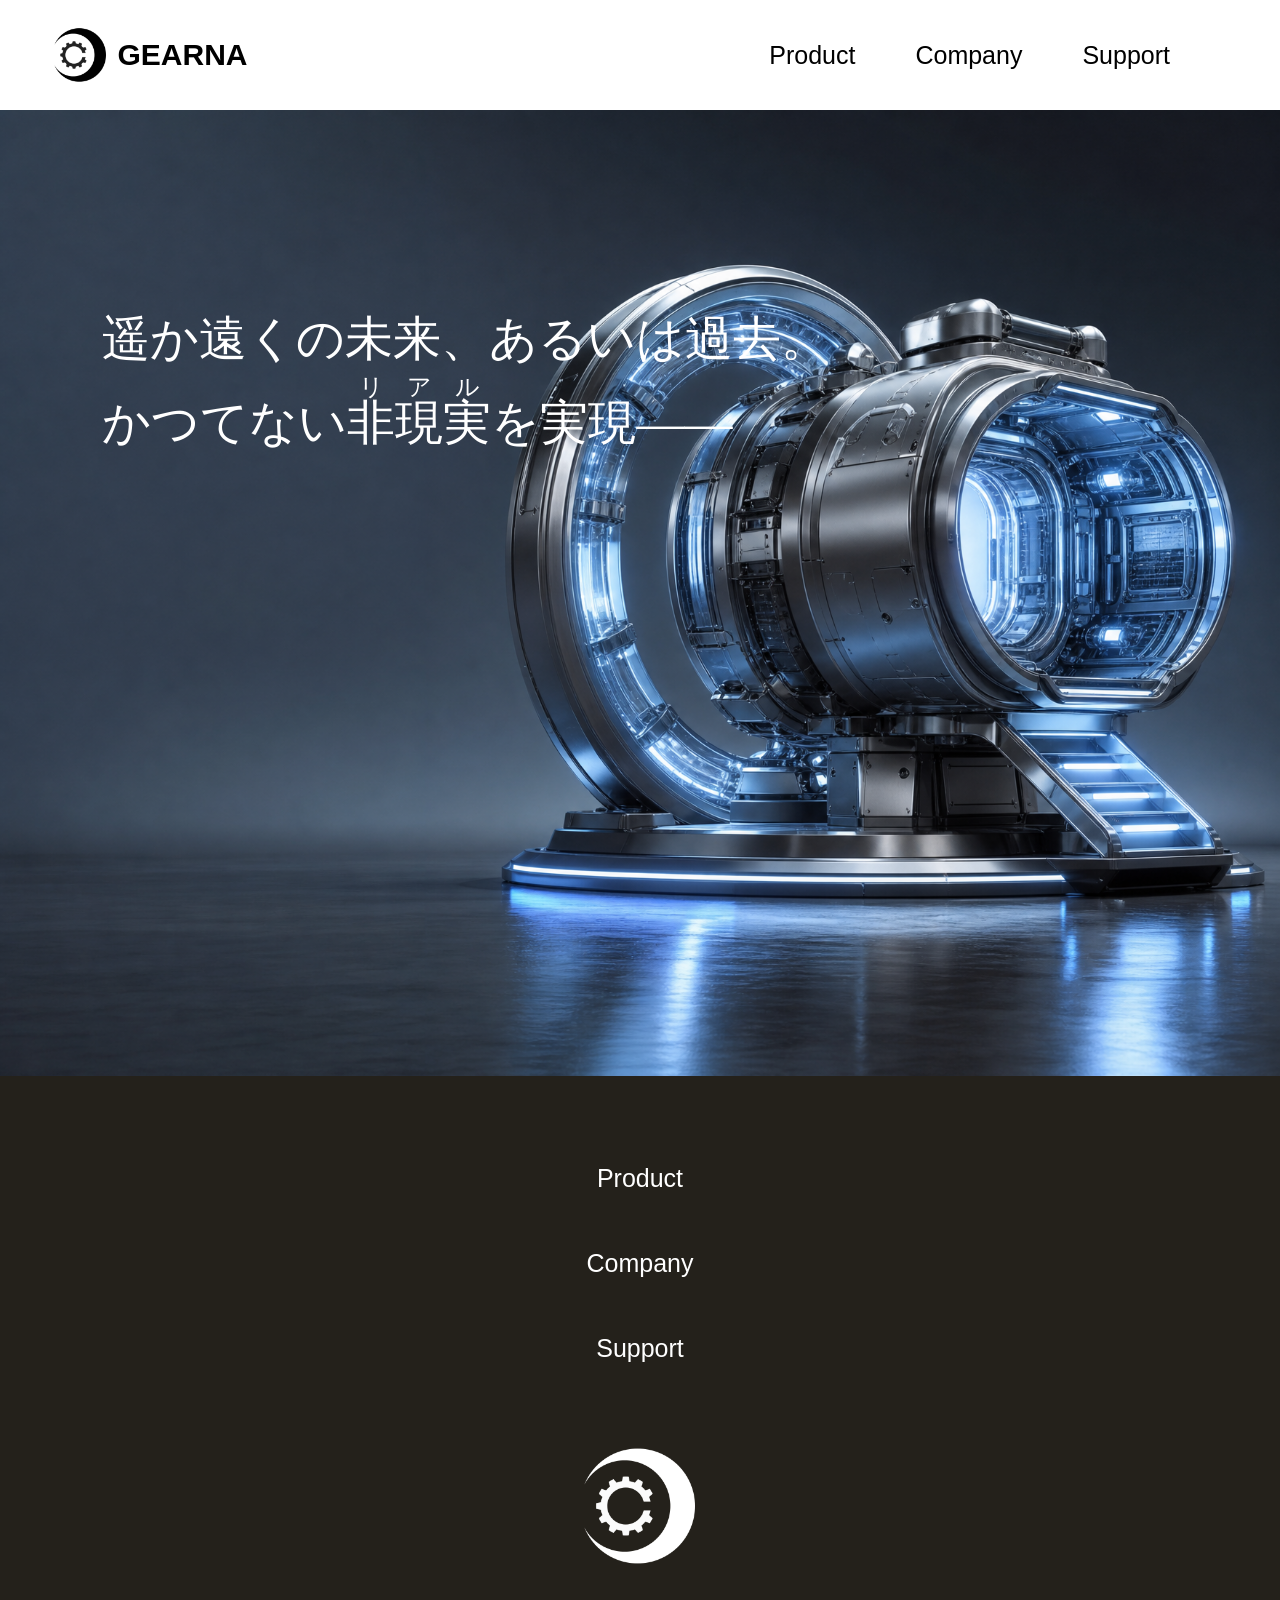
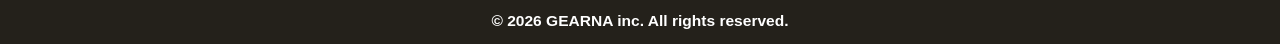
<file: index.html>
<!DOCTYPE html>
<html lang="ja">
    <head>
        <link rel="preconnect" href="https://fonts.googleapis.com">
        <link rel="preconnect" href="https://fonts.gstatic.com" crossorigin>
        <link href="https://fonts.googleapis.com/css2?family=Shippori+Mincho&display=swap" rel="stylesheet">
        <meta charset="UTF-8">
        <meta name="viewport" content="width=device-width, initial-scale=1.0">
        <link rel="stylesheet" href="./css/common.css">
        <link rel="stylesheet" href="css/index.css">
        <title>GEARNA</title>
        <script src="js/toggle-menu-js.js"></script>
    </head>
    <body>
        <header class="header">
            <div class="header-inner">
                <a class="header-logo" href="index.html">
                    <div class="logo-container">
                        <img src="images/common/logo-moon.png" alt = "会社のロゴ" class="logo-moon"> 
                        <img src="images/common/logo-gear.png" alt = "会社のロゴ" class="logo-gear">
                    </div>
                    <div class="logo-name">
                        GEARNA
                    </div>
                </a>
                <button class="toggle-menu-button"></button>
                <div class="header-site-menu">
                    <nav class="site-menu">
                        <ul>
                            <li><a href="product.html">Product</a></li>
                            <li><a href="company.html">Company</a></li>
                            <li><a href="support.html">Support</a></li>
                        </ul>
                    </nav>
                </div>
            </div>
        </header>
        <main class="main">
            
            <div class="time-machine">
                <img src="./images/タイムマシン仮.png" alt = "タイムマシンの画像" >
                <div class="text">
                <p>遥か遠くの未来、あるいは過去。</p>
                <p>かつてない<ruby>非現実<rt>リアル</rt></ruby>を実現――</p>
                </div>
            </div>
        </main>
        <footer class="footer">
            <nav class="site-menu">
                <ul>
                    <li><a href="product.html">Product</a></li>
                    <li><a href="company.html">Company</a></li>
                    <li><a href="support.html">Support</a></li>
                </ul>
            </nav>
            <img src="images/common/footer-logo.png" alt = "会社のロゴ"> 
            <p class="copyright"><small>&copy; 2026 GEARNA inc. All rights reserved.</small></p>
        </footer>
    </body>
</html>
</file>
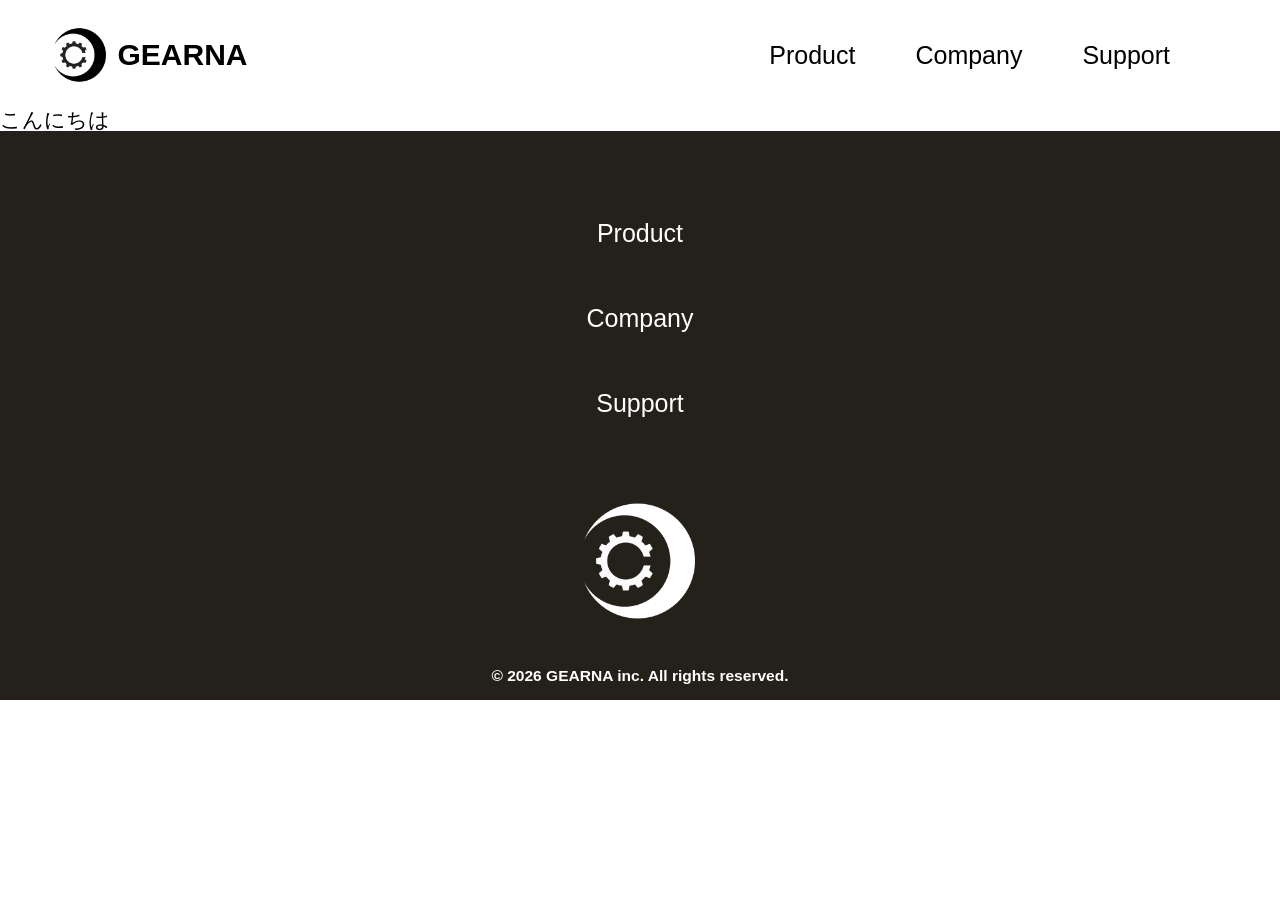
<file: common.html>
<!DOCTYPE html>
<html lang="ja">
    <head>
        <meta charset="UTF-8">
        <meta name="viewport" content="width=device-width, initial-scale=1.0">
        <link rel="stylesheet" href="./css/common.css">
        <title>GEARNA</title>
        <script src="js/toggle-menu-js.js"></script>
    </head>
    <body>
        <header class="header">
            <div class="header-inner">
                <a class="header-logo" href="index.html">
                    <div class="logo-container">
                        <img src="images/common/logo-moon.png" alt = "会社のロゴ" class="logo-moon"> 
                        <img src="images/common/logo-gear.png" alt = "会社のロゴ" class="logo-gear">
                    </div>
                    <div class="logo-name">
                        GEARNA
                    </div>
                </a>
                <button class="toggle-menu-button"></button>
                <div class="header-site-menu">
                    <nav class="site-menu">
                        <ul>
                            <li><a href="product.html">Product</a></li>
                            <li><a href="company.html">Company</a></li>
                            <li><a href="support.html">Support</a></li>
                        </ul>
                    </nav>
                </div>
            </div>
        </header>
        <main class="main">
            こんにちは
        </main>
        <footer class="footer">
            <nav class="site-menu">
                <ul>
                    <li><a href="product.html">Product</a></li>
                    <li><a href="company.html">Company</a></li>
                    <li><a href="support.html">Support</a></li>
                </ul>
            </nav>
            <img src="images/common/footer-logo.png" alt = "会社のロゴ"> 
            <p class="copyright"><small>&copy; 2026 GEARNA inc. All rights reserved.</small></p>
        </footer>
    </body>
</html>
</file>
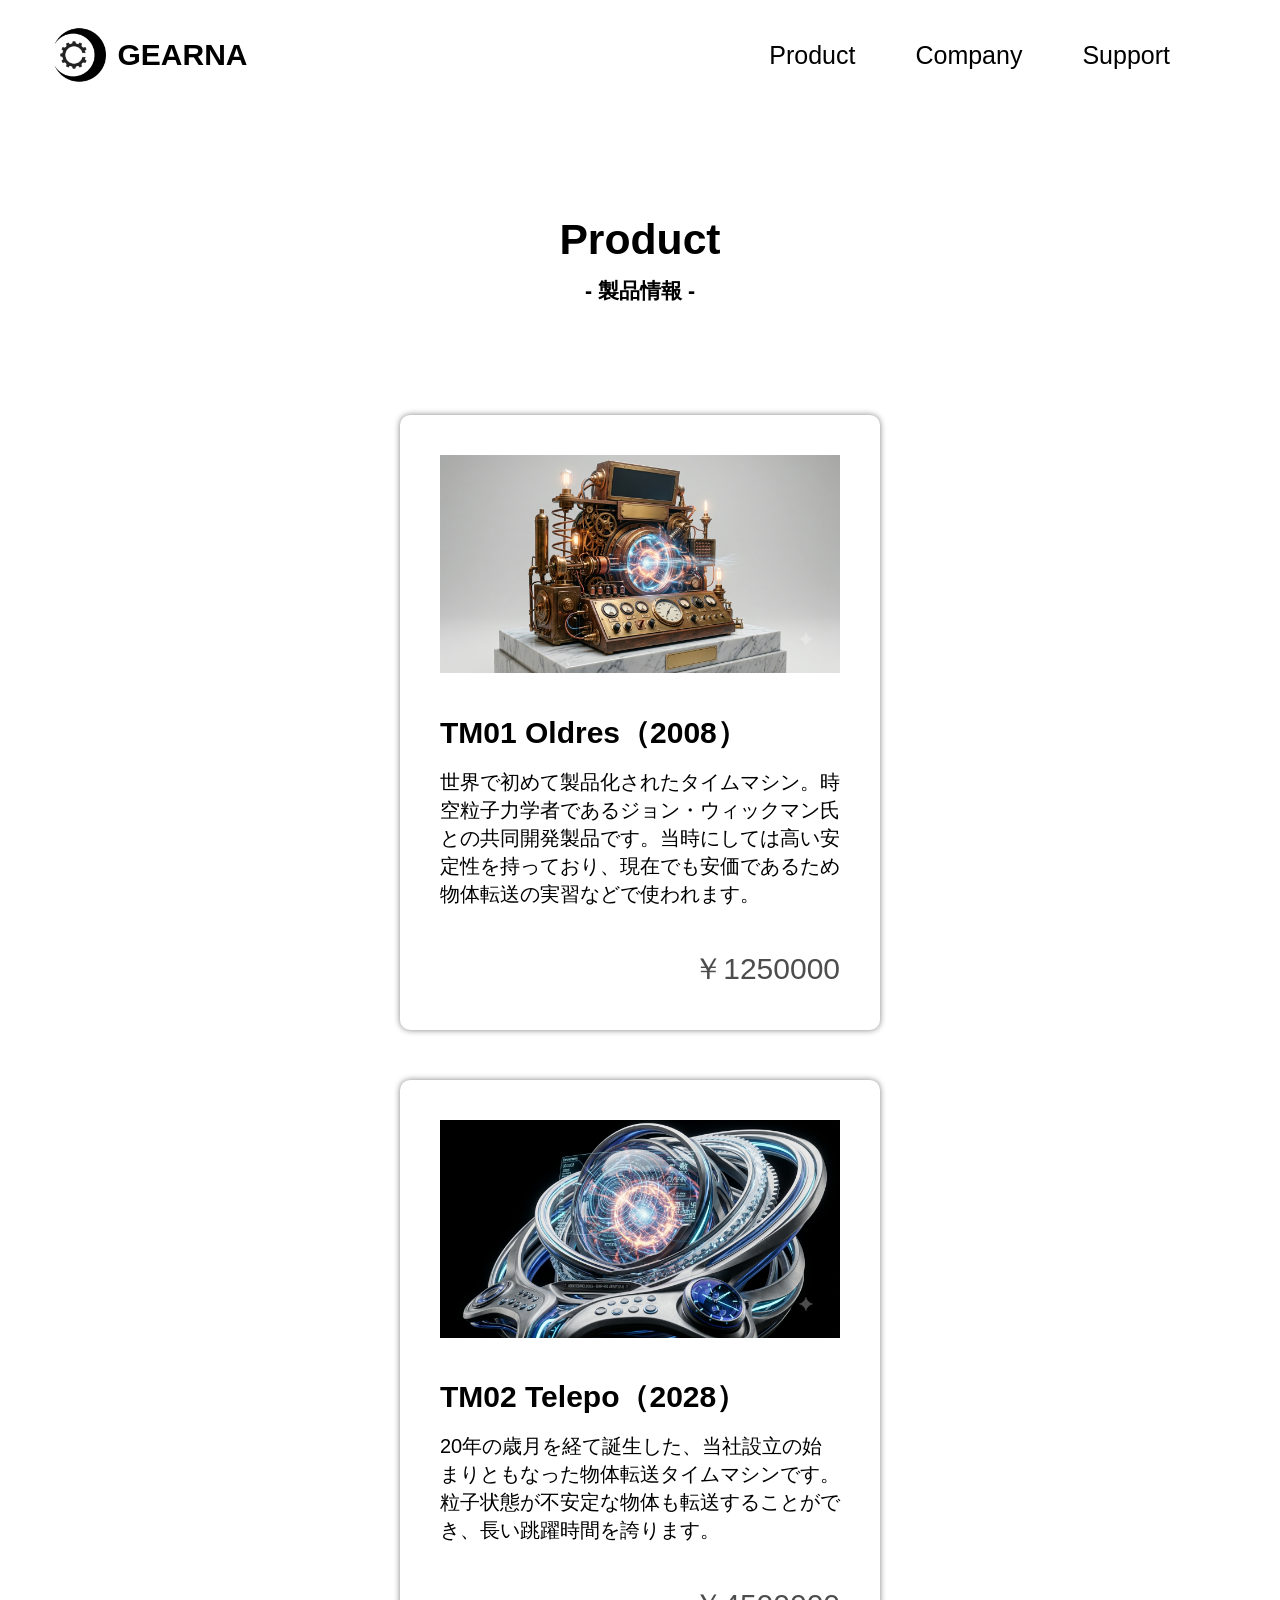
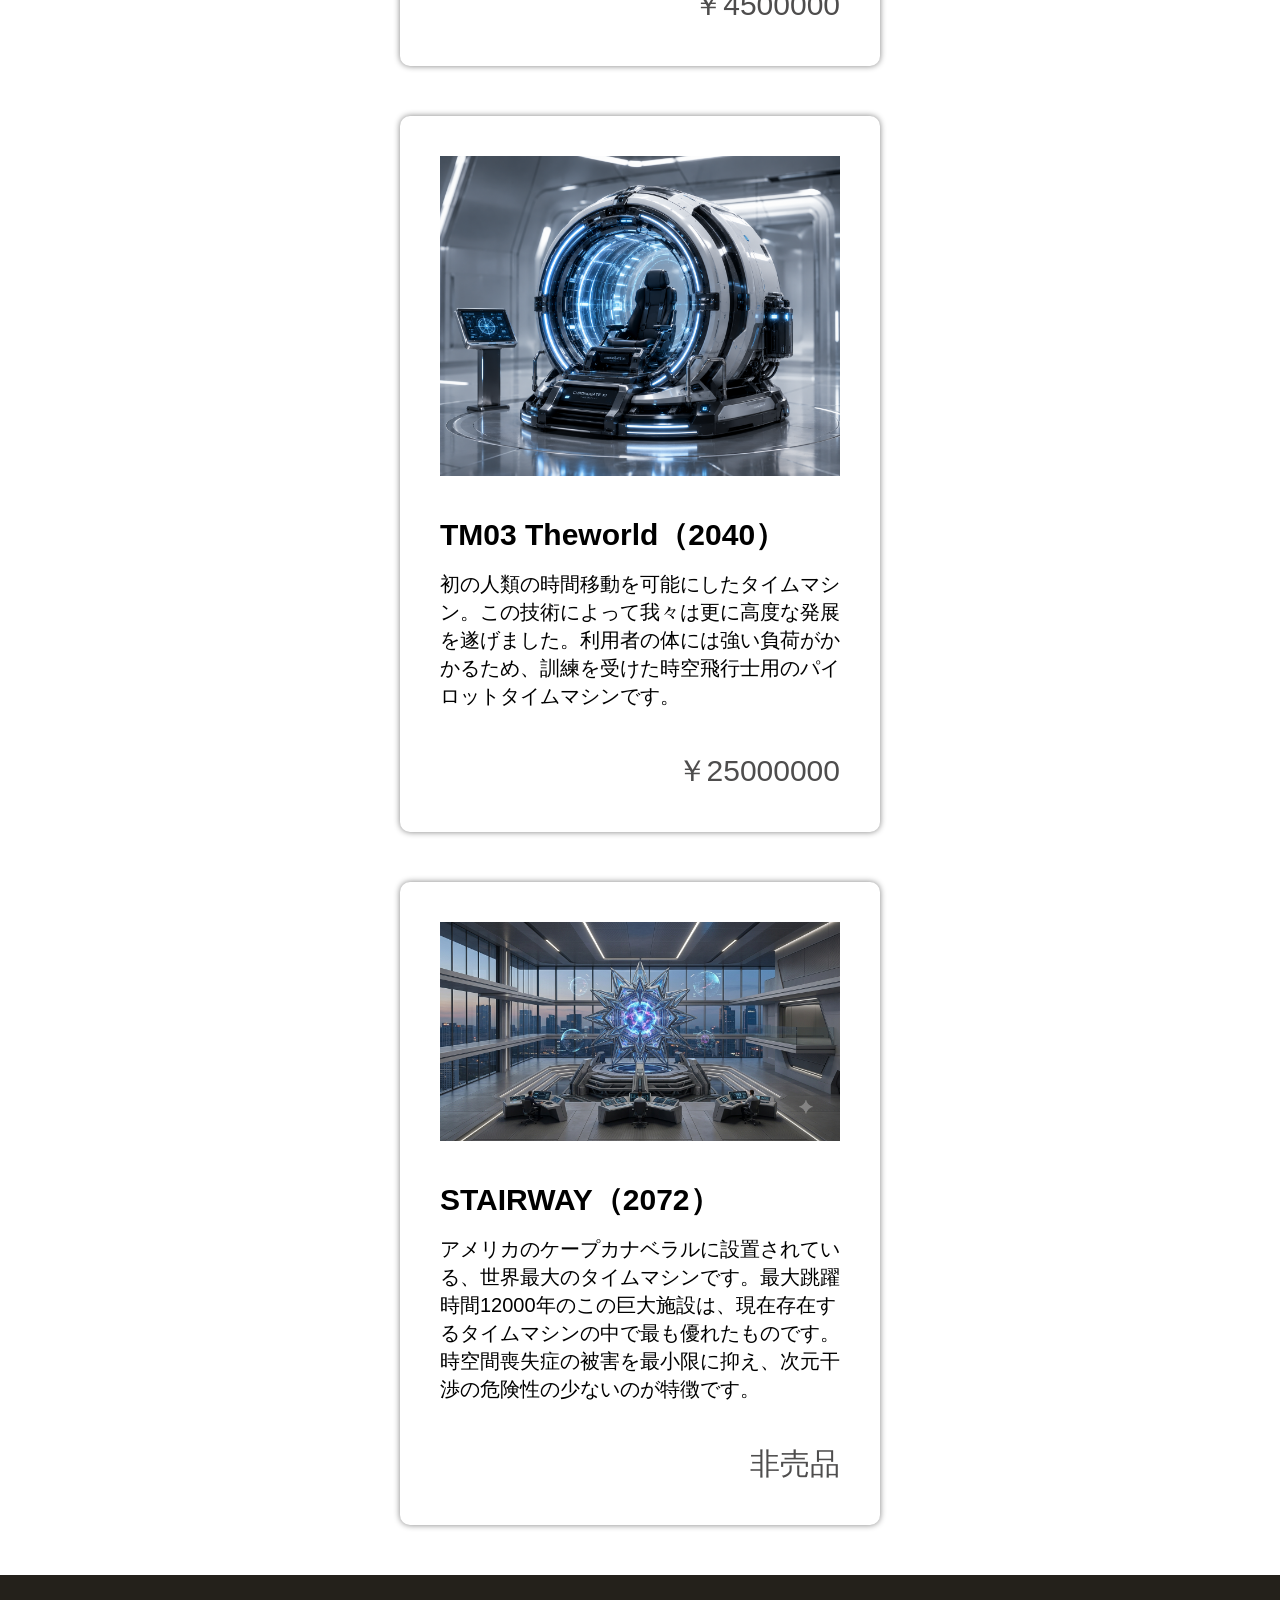
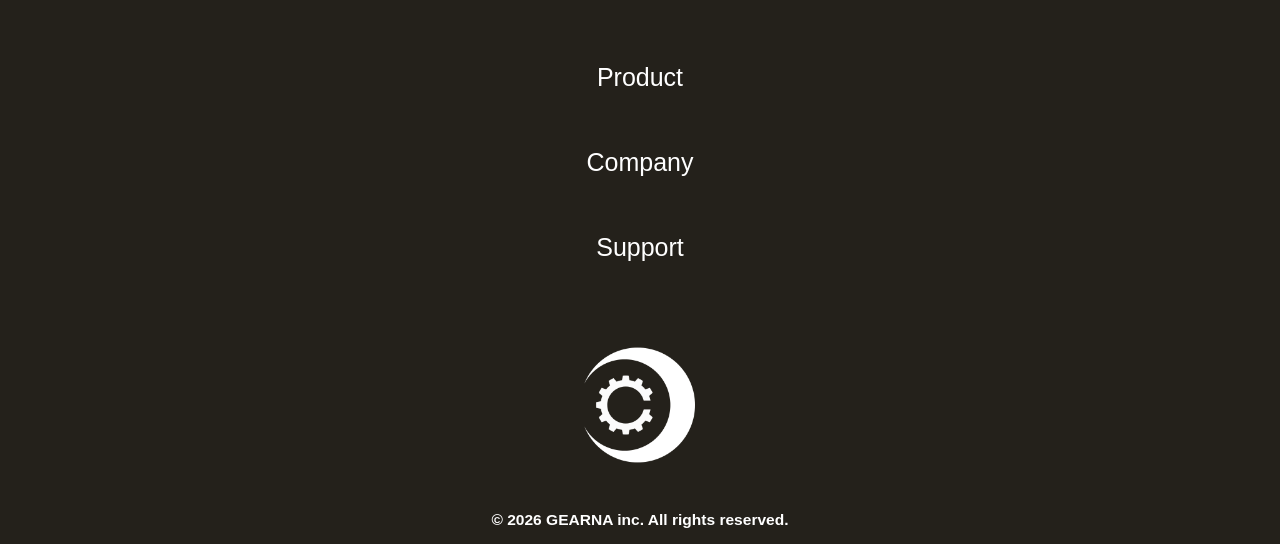
<file: product.html>
<!DOCTYPE html>
<html lang="ja">
    <head>
        <meta charset="UTF-8">
        <meta name="viewport" content="width=device-width, initial-scale=1.0">
        <link rel="stylesheet" href="./css/common.css">
        <link rel="stylesheet" href="./css/product.css">
        <title>GEARNA</title>
        <script src="js/toggle-menu-js.js"></script>
    </head>
    <body>
        <header class="header">
            <div class="header-inner">
                <a class="header-logo" href="index.html">
                    <div class="logo-container">
                        <img src="images/common/logo-moon.png" alt = "会社のロゴ" class="logo-moon"> 
                        <img src="images/common/logo-gear.png" alt = "会社のロゴ" class="logo-gear">
                    </div>
                    <div class="logo-name">
                        GEARNA
                    </div>
                </a>
                <button class="toggle-menu-button"></button>
                <div class="header-site-menu">
                    <nav class="site-menu">
                        <ul>
                            <li><a href="product.html">Product</a></li>
                            <li><a href="company.html">Company</a></li>
                            <li><a href="support.html">Support</a></li>
                        </ul>
                    </nav>
                </div>
            </div>
        </header>
        <main class="main">
            <div class="title">
                <h1>Product</h1>
                <h2>- 製品情報 -</h2>
            </div>
            <div class="products">
                <ul>
                    <div class="product-box">
                        <li>
                        <img src="images/product/tm01.png" class="product-picture">
                        <dt class="product-name">TM01 Oldres（2008）</dt>
                        <dt class="product-discription">世界で初めて製品化されたタイムマシン。時空粒子力学者であるジョン・ウィックマン氏との共同開発製品です。当時にしては高い安定性を持っており、現在でも安価であるため物体転送の実習などで使われます。</dt>
                        <dt class="product-price">￥1250000</dt>
                        </li>
                    </div>

                    <div class="product-box">
                        <li>
                        <img src="images/product/tm02.png" class="product-picture">
                        <dt class="product-name">TM02 Telepo（2028）</dt>
                        <dt class="product-discription">20年の歳月を経て誕生した、当社設立の始まりともなった物体転送タイムマシンです。粒子状態が不安定な物体も転送することができ、長い跳躍時間を誇ります。</dt>
                        <dt class="product-price">￥4500000</dt>
                        
                        </li>
                    </div>
                    <div class="product-box">
                        <li>
                        <img src="images/product/tm03.png" class="product-picture">
                        <dt class="product-name">TM03 Theworld（2040）</dt>
                        <dt class="product-discription">初の人類の時間移動を可能にしたタイムマシン。この技術によって我々は更に高度な発展を遂げました。利用者の体には強い負荷がかかるため、訓練を受けた時空飛行士用のパイロットタイムマシンです。</dt>
                        <dt class="product-price">￥25000000</dt>
                        </li>
                    </div>
                    <div class="product-box">
                        <li>
                        <img src="images/product/tm04.png" class="product-picture">
                        <dt class="product-name">STAIRWAY（2072）</dt>
                        <dt class="product-discription">アメリカのケープカナベラルに設置されている、世界最大のタイムマシンです。最大跳躍時間12000年のこの巨大施設は、現在存在するタイムマシンの中で最も優れたものです。時空間喪失症の被害を最小限に抑え、次元干渉の危険性の少ないのが特徴です。</dt>
                        <dt class="product-price">非売品</dt>
                        </li>
                    </div>
                    
                </ul>

            </div>
        </main>
        <footer class="footer">
            <nav class="site-menu">
                <ul>
                    <li><a href="product.html">Product</a></li>
                    <li><a href="company.html">Company</a></li>
                    <li><a href="support.html">Support</a></li>
                </ul>
            </nav>
            <img src="images/common/footer-logo.png" alt = "会社のロゴ"> 
            <p class="copyright"><small>&copy; 2026 GEARNA inc. All rights reserved.</small></p>
        </footer>
    </body>
</html>
</file>
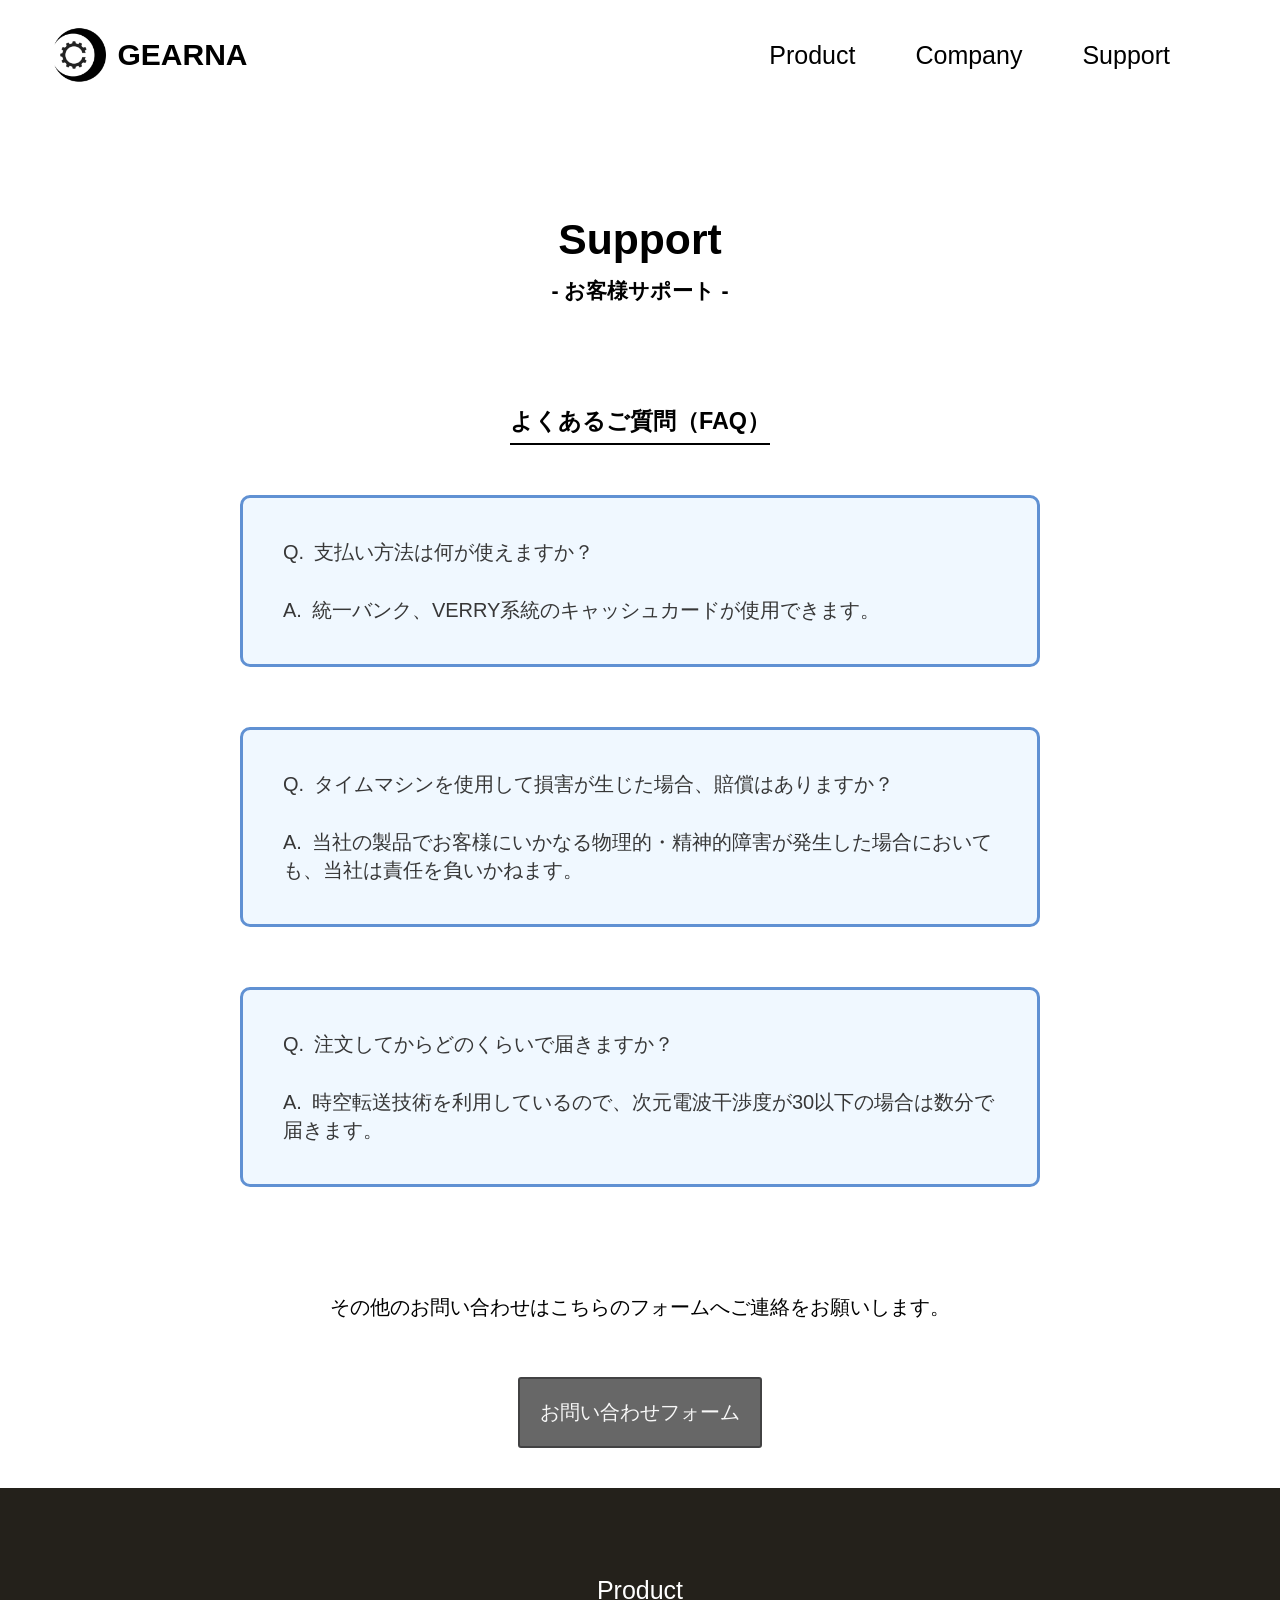
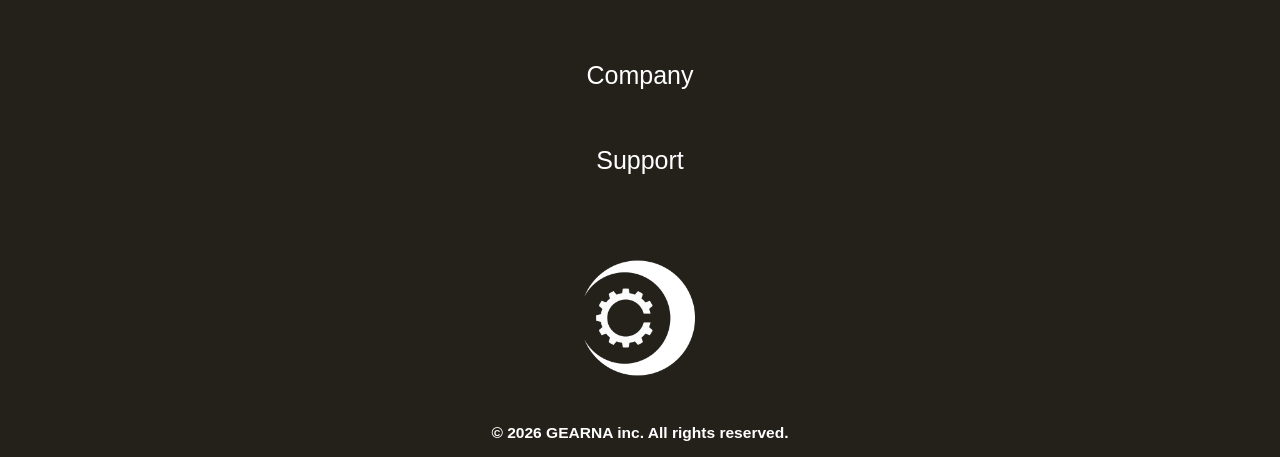
<file: support.html>
<!DOCTYPE html>
<html lang="ja">
    <head>
        <meta charset="UTF-8">
        <meta name="viewport" content="width=device-width, initial-scale=1.0">
        <link rel="stylesheet" href="./css/common.css">
        <link rel="stylesheet" href="./css/support.css">
        <title>GEARNA</title>
        
        <script src="js/toggle-menu-js.js"></script>
    </head>
    <body>
        <header class="header">
            <div class="header-inner">
                <a class="header-logo" href="index.html">
                    <div class="logo-container">
                        <img src="images/common/logo-moon.png" alt = "会社のロゴ" class="logo-moon"> 
                        <img src="images/common/logo-gear.png" alt = "会社のロゴ" class="logo-gear">
                    </div>
                    <div class="logo-name">
                        GEARNA
                    </div>
                </a>
                <button class="toggle-menu-button"></button>
                <div class="header-site-menu">
                    <nav class="site-menu">
                        <ul>
                            <li><a href="product.html">Product</a></li>
                            <li><a href="company.html">Company</a></li>
                            <li><a href="support.html">Support</a></li>
                        </ul>
                    </nav>
                </div>
            </div>
        </header>
        <main class="main">
            <div class="title">
                <h1>Support</h1>
                <h2>- お客様サポート -</h2>
            </div>
            <div class="faq">
                <h3>よくあるご質問（FAQ）</h3>
                <ul>
                    <div class="faq-box">
                        <div class="faq-text">
                            Q.&ensp;支払い方法は何が使えますか？

                        </div>
                        <div class="faq-text">
                            A.&ensp;統一バンク、VERRY系統のキャッシュカードが使用できます。

                        </div>
                    </div>
                    <div class="faq-box">
                        <div class="faq-text">
                            Q.&ensp;タイムマシンを使用して損害が生じた場合、賠償はありますか？

                        </div>
                        <div class="faq-text">
                            A.&ensp;当社の製品でお客様にいかなる物理的・精神的障害が発生した場合においても、当社は責任を負いかねます。

                        </div>
                    </div>
                    <div class="faq-box">
                        <div class="faq-text">
                            Q.&ensp;注文してからどのくらいで届きますか？

                        </div>
                        <div class="faq-text">
                            A.&ensp;時空転送技術を利用しているので、次元電波干渉度が30以下の場合は数分で届きます。

                        </div>
                    </div>

                    <div class="telephone">
                        その他のお問い合わせはこちらのフォームへご連絡をお願いします。
                        
                    </div>
                    <button class="support-form">
                            お問い合わせフォーム
                        </button>
                </ul>

            </div>
        </main>
        <footer class="footer">
            <nav class="site-menu">
                <ul>
                    <li><a href="product.html">Product</a></li>
                    <li><a href="company.html">Company</a></li>
                    <li><a href="support.html">Support</a></li>
                </ul>
            </nav>
            <img src="images/common/footer-logo.png" alt = "会社のロゴ"> 
            <p class="copyright"><small>&copy; 2026 GEARNA inc. All rights reserved.</small></p>
        </footer>
    </body>
</html>
</file>
<file: css/common.css>
@charset "utf-8";
*,
::before,
::after {
    padding: 0;
    margin: 0;
    box-sizing: border-box;
}

.site-menu ul, ol {
    list-style: none;
}

a {
    color: inherit;
    text-decoration: none;
}

body {
    font-family: sans-serif;
    font-size: 16pt;
    color: #000000;
    line-height: 1;
    background-color: #ffffff;
}

img {
    max-width: 100%;
}

.header-inner {
    max-width: 1200px;
    height: 110px;
    margin-left: auto;
    margin-right: auto;
    padding-left: 40px;
    padding-right: 40px;
    display: flex;
    justify-content: space-between;
    align-items: center;
}

.toggle-menu-button {
    display: none;
}

.header-logo {
    width: 70px;
    display:flex;
    font-weight: bold;
    justify-content: center;
    align-items: center;    
    padding-left:50px;
}

.logo-name{
    font-size:30px
}

.logo-container {
    position: relative;   /* 重ねる基準 */
    width: 70px;          /* ロゴ全体の横幅 */
    height: 70px;         /* ロゴ全体の縦幅 */
    margin-right: 5px;   /* 「GEARNA」の文字との間に少し隙間を作る */
    margin-left: 10px;
    flex-shrink: 0;       /* 画像が潰れるのを防ぐ */
}

/* 1枚目の画像（月：土台になる） */
.logo-moon {
    display: block;
    width: 100%;
    height: 100%;
    object-fit: contain;  /* 画像を潰さずに枠内に収める */
}

/* 2枚目の画像（歯車：上にぴったり重ねる） */
.logo-gear {
    position: absolute;   /* 枠を基準に配置 */
    top: 0;               /* 上ぴったり */
    right:5%;              /* 左ぴったり */
    width: 100%;
    height: 100%;
    object-fit: contain;
    
    /* さっきお話しした「アニメーション（回転）」の設定もここに仕込めます */
    transition: transform 0.5s ease;
}

/* ロゴエリア全体にマウスが乗ったとき、上の歯車だけを回転させる場合 */
.header-logo:hover .logo-gear {
    transform: rotate(180deg); /* 例：ホバーで歯車が45度カチッと回る */
}

.site-menu ul{
    display:flex;
}

.site-menu ul li {
    margin-left: 30px;
    margin-right: 30px;
    font-size:25px
}

.site-menu ul li:hover {
  color: #9ddeff; /* 薄い水色にハイライト */
  cursor: pointer; /* カーソルを指マークにする */
}

.title{
    height:300px;
    display:flex;
    flex-direction: column;
    justify-content: center;
    align-items: center;
    color:rgb(0, 0, 0);
    

}

.title h1{
    font-family: sans-serif;
    font-size:32pt;
    font-weight: bold;
}

.title h2{
    padding-top:20px;
    font-family: sans-serif;
    font-size:16pt;
}

.footer {
    color: #ffffff;
    background-color: #24211b;
    padding-top: 30px;
    padding-bottom: 15px;
    display: flex;
    flex-direction: column;
    align-items: center;
}

.footer-logo {
    display: block;
    width: 235px;
    margin-top: 90px;
}

.footer .site-menu ul{
    display:flex;
    flex-flow: column;
    margin-top: 30px;
        align-items: center;
}

.footer .site-menu ul li{

    margin-top: 30px;
    margin-bottom: 30px;

}

.footer img{
    display: block;
    width: 150px;
    margin-top: 40px;
    margin-right:10px
}

.copyright {
    font-size: 14pt;
    font-weight: bold;
    margin-top: 30px;
}

.footer .site-menu ul li:hover {
    color: #bbf7ff;
    cursor: pointer;
}

@media (max-width:800px){
    .site-menu ul{
        display:block;
        text-align: center;
    }

    .site-menu li{
        margin-top:20px;
    }

    .header{
        position:fixed;
        top:0;
        left:0;
        right:0;
        background-color:#ffffff;
        height:50px;
        z-index:100;
        box-shadow:0 3px 6px rgba(0,0,0,0.1);
        transform-style: preserve-3d;
    }

    .header-inner{
        padding-left:20px;
        padding-right:20px;
        height: 100%;
        transform-style: preserve-3d;
    }

    .header-site-menu{
        position:absolute;
        top:100%;
        left:0;
        right:0;
        color:rgb(0, 0, 0);
        background-color: #ffffff;
        padding-top:30px;
        padding-bottom:50px;

        opacity: 0;                     
        visibility: hidden;             
        transform: translateY(-300px) translateZ(-1px); 
        transition: opacity 0.3s ease, transform 0.3s ease, visibility 0.3s;
    }
    

    .header-site-menu.is-show{
        opacity: 1;           
        visibility: visible;  
        transform: translateY(0) translateZ(-1px);
    }

    .toggle-menu-button{
        display: block;
        width: 44px;
        height: 34px;
        background-image: url(../images/common/icon-menu.png);
        background-size: 50%;
        background-position: center;
        background-repeat: no-repeat;
        background-color: transparent;
        border:none;
        border-radius:0;
        outline:none;

    }

    .footer{
        padding-bottom: 100px
    }

    .header-logo{
        width:50px;
        padding-left:40px;
    }

    .logo-name{
        font-size: 20px;
    }

    .logo-container{
        width: 50px;          /* ロゴ全体の横幅 */
    height: 50px;
    }

    .main{
        padding-top:50px;
    }

    .footer-logo{
        margin-top:60px;
    }

    .copyright{
        margin-top:50px;
    }



}
</file>
<file: css/index.css>
.time-machine{
    position: relative;
}

.time-machine img{
    width:100%;
    display:block;
}

.text{
    position:absolute;
    top:20%;
    left:8%;
    color:white;
}

.text p{
    margin:0;
    font-size:clamp(1.5rem, 4vw, 3rem);
    line-height:1.5; /* 行間 */
    font-family: 'Sippori Mincho',serif;
}
</file>
<file: css/product.css>
.product-picture{
    width:400px;
}

.products{
    flex-direction: column;
    justify-content: center;
    display: flex;
    align-items: center;
}

.product-name{
    font-size: 30px;
    font-weight: bold;
    padding-top:40px;
    padding-bottom:20px;
}
.product-discription{
    font-size: 20px;
    line-height: 1.4;
}

.product-price{
    font-size: 30px;
    line-height: 1.4;
    color:rgb(78, 77, 77);
    text-align:right;
    padding-top:40px
}

.product-box{
    width:480px;
    border-radius: 10px;
    margin: 5px;
    padding-left:40px;
    padding-right:40px;
    padding-bottom:40px;
    padding-top:40px;
    box-shadow: 0 0 6px gray;
    margin-bottom:50px;
        list-style: none;

}

.telephone{
    padding-top:50px;
    font-size:20px;
}
</file>
<file: css/support.css>
.faq {
    display: flex;
    align-items: center;
    flex-direction: column;
    justify-content: center;
    font-size: 20px;
}

.faq h3 {
    padding-bottom: 10px;
    border-bottom: 2px solid #000;
    display: inline-block;
    margin-bottom: 50px;
}

.faq ul {
    list-style: none;
    padding-bottom:40px;
    margin: 0;
    width: 100%;
    
    display: flex;
    flex-direction: column;
    align-items: center;
    gap: 60px;

}


.faq-box {
    width: min(800px, calc(100% - 40px));

    margin-left: auto;
    margin-right: auto;
    
    border-radius: 10px;
    padding: 40px;
    border: solid 3px #6091d3;
    background-color: aliceblue;
    
    display: flex;
    flex-direction: column;
    gap: 30px;
    box-sizing: border-box;
}

.faq-text {
    font-size: 20px;
    line-height: 1.4;
    color: rgb(55, 55, 55);
    font-weight: 500;
}

.telephone{
    padding-top:50px;
    font-size:20px;
}

.support-form {
  display: inline-block;
  padding: 20px 20px;
  text-decoration: none;
  color: #f8f8f8;
  border: solid 2px #424243;
  background-color: rgb(103, 103, 103);
  border-radius: 3px;
  transition: .4s;
  font-size: 20px;
}

.support-form:hover {
  background: #989898;
  color: white;
}
</file>
